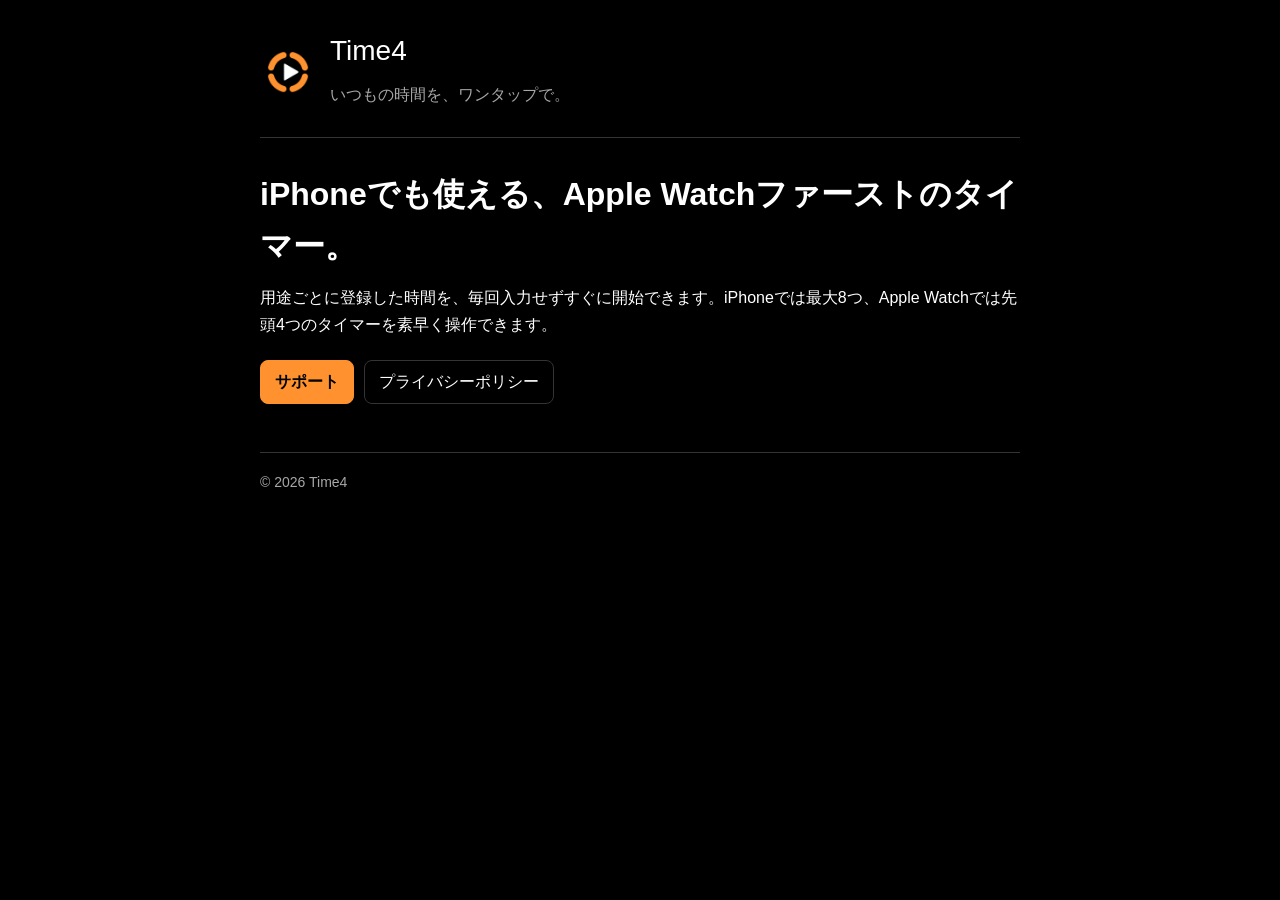
<file: docs/index.html>
<!doctype html>
<html lang="ja">
<head>
  <meta charset="utf-8">
  <meta name="viewport" content="width=device-width, initial-scale=1">
  <meta name="description" content="Time4は、iPhoneとApple Watchでいつもの時間をワンタップで始められるプリセットタイマーです。">
  <title>Time4 | プリセットタイマー</title>
  <link rel="stylesheet" href="site.css">
</head>
<body>
  <header>
    <img class="app-icon" src="assets/time4-icon.png" alt="Time4アプリアイコン">
    <div>
      <p class="brand">Time4</p>
      <p class="tagline">いつもの時間を、ワンタップで。</p>
    </div>
  </header>
  <main>
    <h1>iPhoneでも使える、Apple Watchファーストのタイマー。</h1>
    <p>用途ごとに登録した時間を、毎回入力せずすぐに開始できます。iPhoneでは最大8つ、Apple Watchでは先頭4つのタイマーを素早く操作できます。</p>
    <div class="actions">
      <a class="action primary" href="support.html">サポート</a>
      <a class="action" href="privacy-policy.html">プライバシーポリシー</a>
    </div>
  </main>
  <footer>© 2026 Time4</footer>
</body>
</html>
</file>
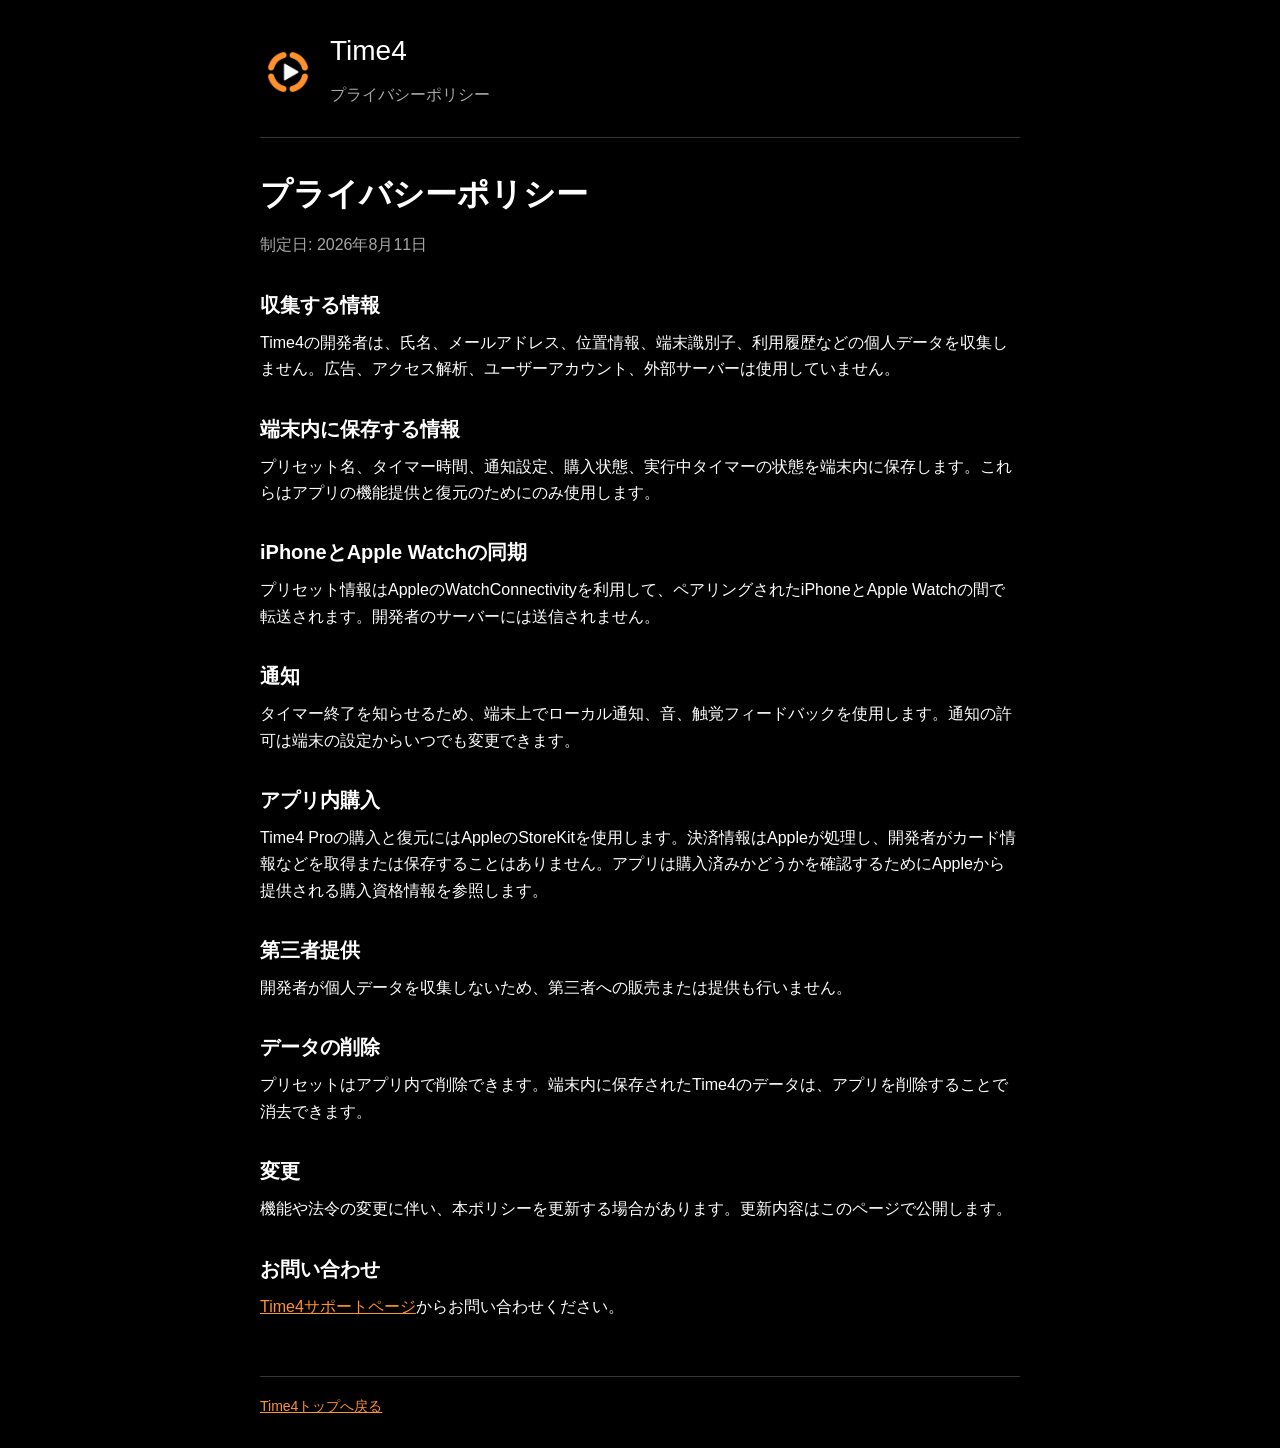
<file: docs/privacy-policy.html>
<!doctype html>
<html lang="ja">
<head>
  <meta charset="utf-8">
  <meta name="viewport" content="width=device-width, initial-scale=1">
  <meta name="description" content="Time4のプライバシーポリシー">
  <title>プライバシーポリシー | Time4</title>
  <link rel="stylesheet" href="site.css">
</head>
<body>
  <header>
    <img class="app-icon" src="assets/time4-icon.png" alt="Time4アプリアイコン">
    <div>
      <p class="brand">Time4</p>
      <p class="tagline">プライバシーポリシー</p>
    </div>
  </header>
  <main>
    <h1>プライバシーポリシー</h1>
    <p class="updated">制定日: 2026年8月11日</p>

    <h2>収集する情報</h2>
    <p>Time4の開発者は、氏名、メールアドレス、位置情報、端末識別子、利用履歴などの個人データを収集しません。広告、アクセス解析、ユーザーアカウント、外部サーバーは使用していません。</p>

    <h2>端末内に保存する情報</h2>
    <p>プリセット名、タイマー時間、通知設定、購入状態、実行中タイマーの状態を端末内に保存します。これらはアプリの機能提供と復元のためにのみ使用します。</p>

    <h2>iPhoneとApple Watchの同期</h2>
    <p>プリセット情報はAppleのWatchConnectivityを利用して、ペアリングされたiPhoneとApple Watchの間で転送されます。開発者のサーバーには送信されません。</p>

    <h2>通知</h2>
    <p>タイマー終了を知らせるため、端末上でローカル通知、音、触覚フィードバックを使用します。通知の許可は端末の設定からいつでも変更できます。</p>

    <h2>アプリ内購入</h2>
    <p>Time4 Proの購入と復元にはAppleのStoreKitを使用します。決済情報はAppleが処理し、開発者がカード情報などを取得または保存することはありません。アプリは購入済みかどうかを確認するためにAppleから提供される購入資格情報を参照します。</p>

    <h2>第三者提供</h2>
    <p>開発者が個人データを収集しないため、第三者への販売または提供も行いません。</p>

    <h2>データの削除</h2>
    <p>プリセットはアプリ内で削除できます。端末内に保存されたTime4のデータは、アプリを削除することで消去できます。</p>

    <h2>変更</h2>
    <p>機能や法令の変更に伴い、本ポリシーを更新する場合があります。更新内容はこのページで公開します。</p>

    <h2>お問い合わせ</h2>
    <p><a href="support.html">Time4サポートページ</a>からお問い合わせください。</p>
  </main>
  <footer><a href="index.html">Time4トップへ戻る</a></footer>
</body>
</html>
</file>
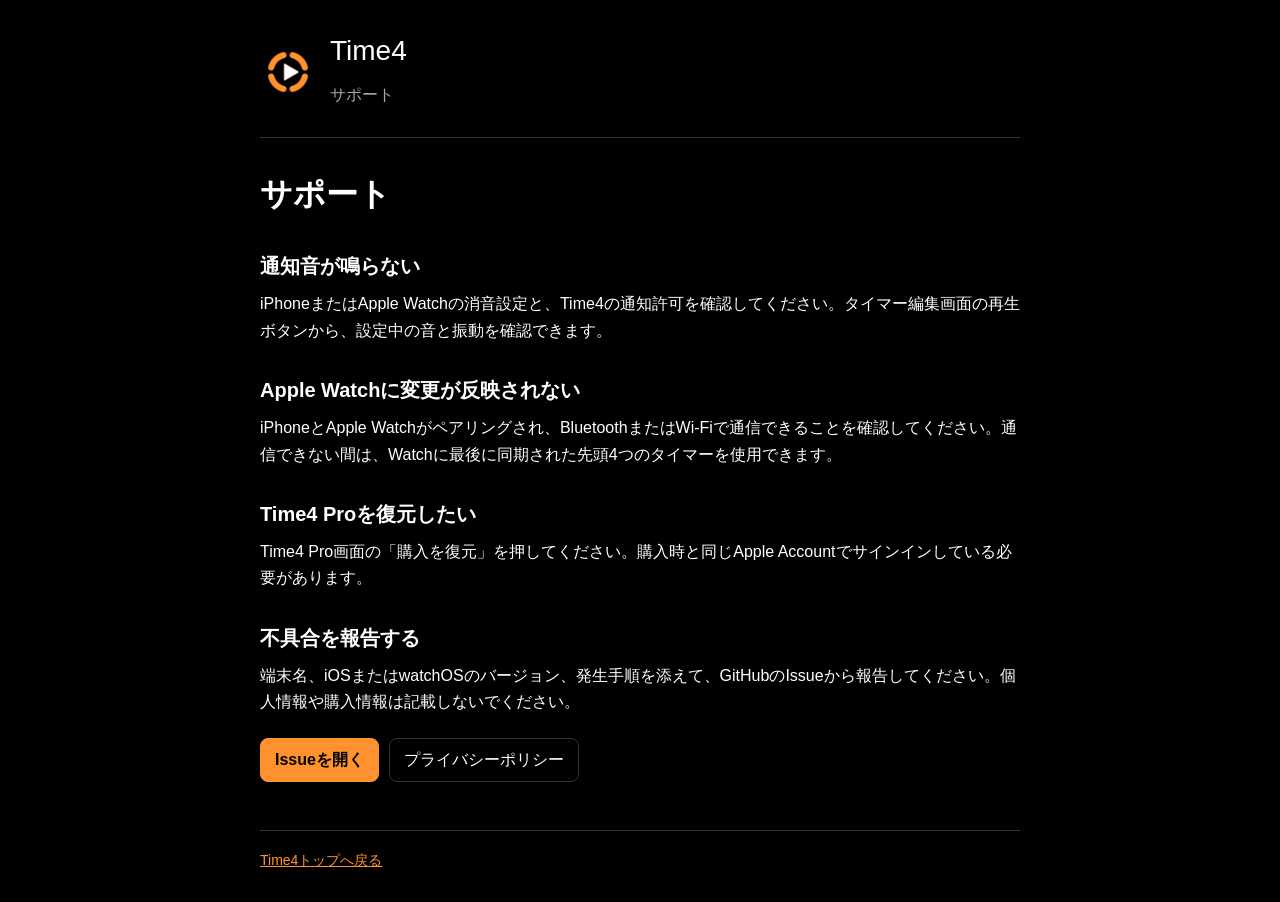
<file: docs/support.html>
<!doctype html>
<html lang="ja">
<head>
  <meta charset="utf-8">
  <meta name="viewport" content="width=device-width, initial-scale=1">
  <meta name="description" content="Time4のサポート情報">
  <title>サポート | Time4</title>
  <link rel="stylesheet" href="site.css">
</head>
<body>
  <header>
    <img class="app-icon" src="assets/time4-icon.png" alt="Time4アプリアイコン">
    <div>
      <p class="brand">Time4</p>
      <p class="tagline">サポート</p>
    </div>
  </header>
  <main>
    <h1>サポート</h1>

    <h2>通知音が鳴らない</h2>
    <p>iPhoneまたはApple Watchの消音設定と、Time4の通知許可を確認してください。タイマー編集画面の再生ボタンから、設定中の音と振動を確認できます。</p>

    <h2>Apple Watchに変更が反映されない</h2>
    <p>iPhoneとApple Watchがペアリングされ、BluetoothまたはWi-Fiで通信できることを確認してください。通信できない間は、Watchに最後に同期された先頭4つのタイマーを使用できます。</p>

    <h2>Time4 Proを復元したい</h2>
    <p>Time4 Pro画面の「購入を復元」を押してください。購入時と同じApple Accountでサインインしている必要があります。</p>

    <h2>不具合を報告する</h2>
    <p>端末名、iOSまたはwatchOSのバージョン、発生手順を添えて、GitHubのIssueから報告してください。個人情報や購入情報は記載しないでください。</p>
    <div class="actions">
      <a class="action primary" href="https://github.com/vm95yw5t7j-blip/time4/issues">Issueを開く</a>
      <a class="action" href="privacy-policy.html">プライバシーポリシー</a>
    </div>
  </main>
  <footer><a href="index.html">Time4トップへ戻る</a></footer>
</body>
</html>
</file>
<file: docs/site.css>
:root {
  color-scheme: dark;
  --background: #000000;
  --surface: #1f1f1f;
  --text: #ffffff;
  --muted: #a7a7a7;
  --accent: #ff922e;
  --border: #343434;
}

* {
  box-sizing: border-box;
}

html {
  background: var(--background);
  color: var(--text);
  font-family: -apple-system, BlinkMacSystemFont, "Helvetica Neue", sans-serif;
  line-height: 1.65;
}

body {
  margin: 0;
}

header,
main,
footer {
  width: min(100% - 32px, 760px);
  margin-inline: auto;
}

header {
  display: flex;
  align-items: center;
  gap: 14px;
  padding: 28px 0 20px;
  border-bottom: 1px solid var(--border);
}

.app-icon {
  width: 56px;
  height: 56px;
  border-radius: 12px;
}

.brand {
  margin: 0;
  font-size: 28px;
}

.tagline,
.updated,
footer {
  color: var(--muted);
}

main {
  padding: 30px 0 48px;
}

h1 {
  margin: 0 0 12px;
  font-size: 32px;
}

h2 {
  margin: 30px 0 8px;
  font-size: 20px;
}

p,
ul {
  margin: 8px 0;
}

a {
  color: var(--accent);
}

.actions {
  display: flex;
  flex-wrap: wrap;
  gap: 10px;
  margin-top: 22px;
}

.action {
  display: inline-flex;
  align-items: center;
  min-height: 44px;
  padding: 8px 14px;
  border: 1px solid var(--border);
  border-radius: 8px;
  color: var(--text);
  text-decoration: none;
}

.action.primary {
  border-color: var(--accent);
  background: var(--accent);
  color: #000000;
  font-weight: 700;
}

footer {
  padding: 18px 0 30px;
  border-top: 1px solid var(--border);
  font-size: 14px;
}
</file>
